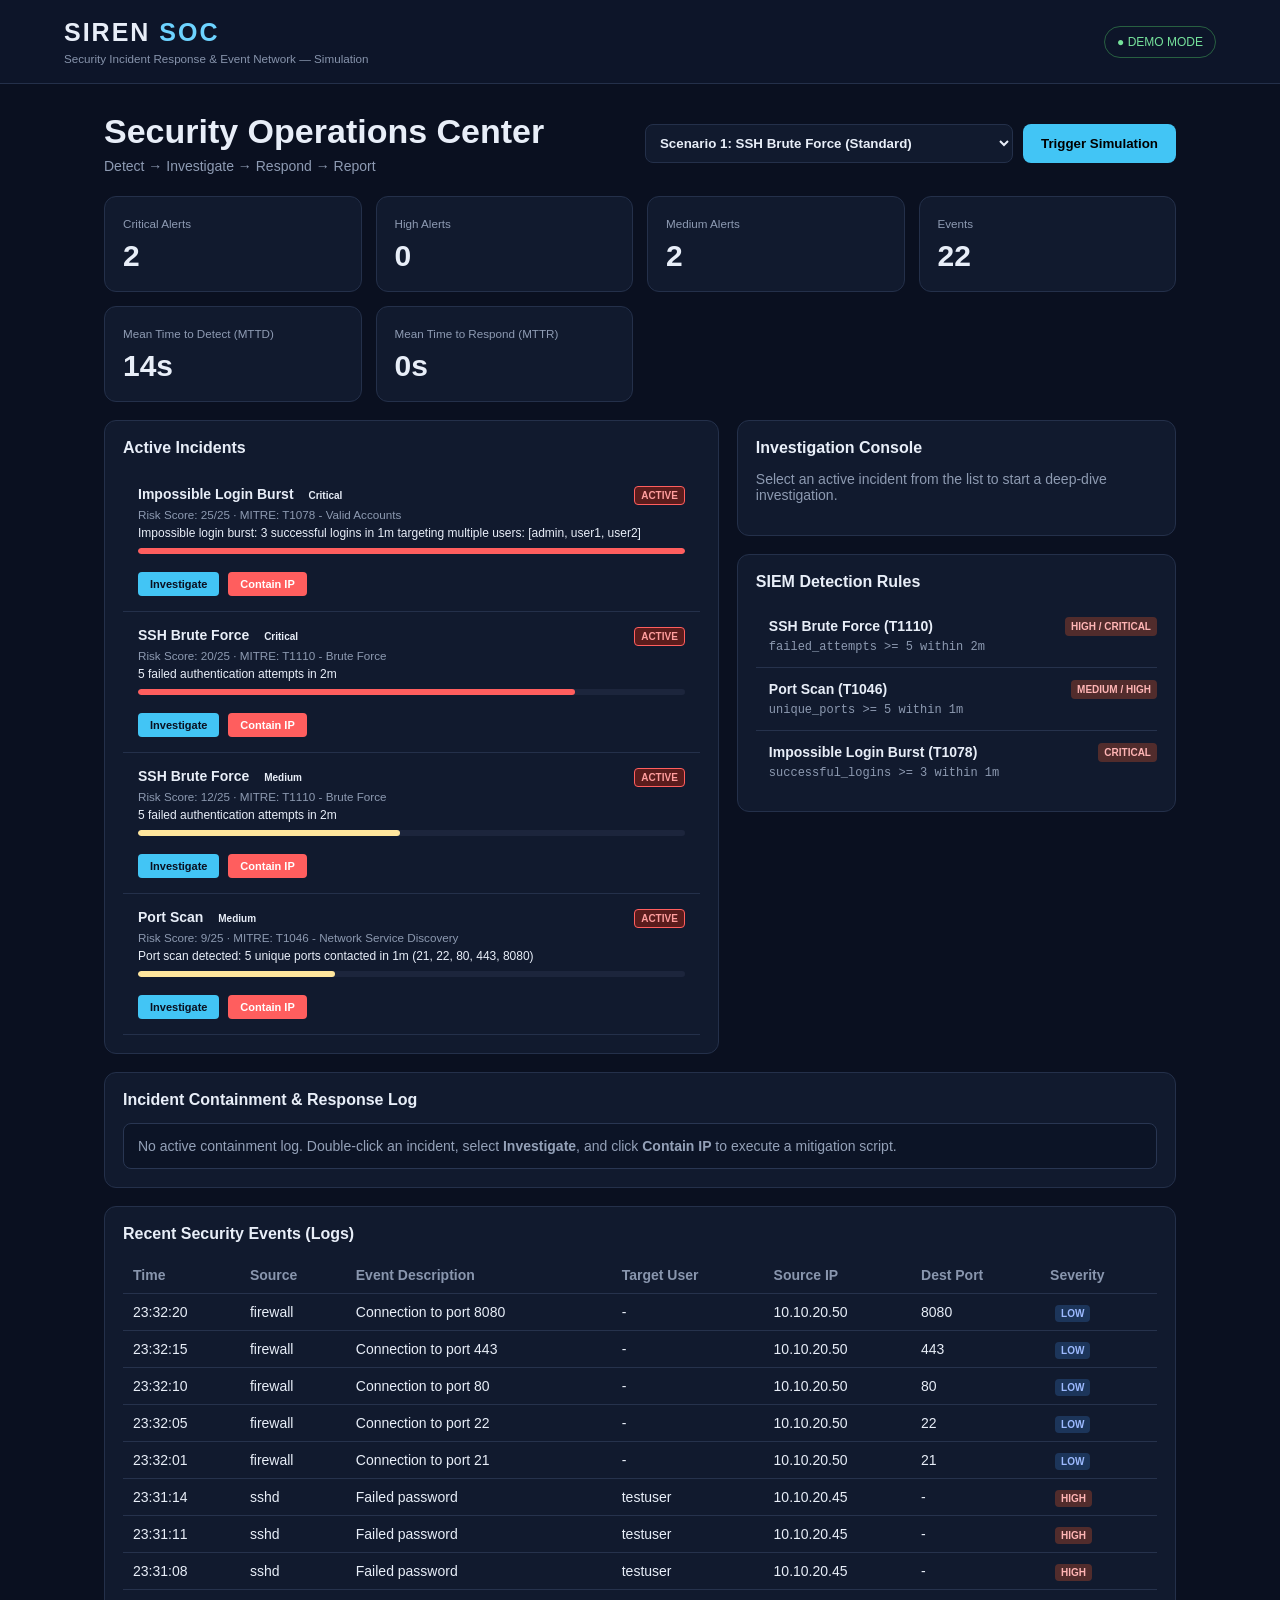
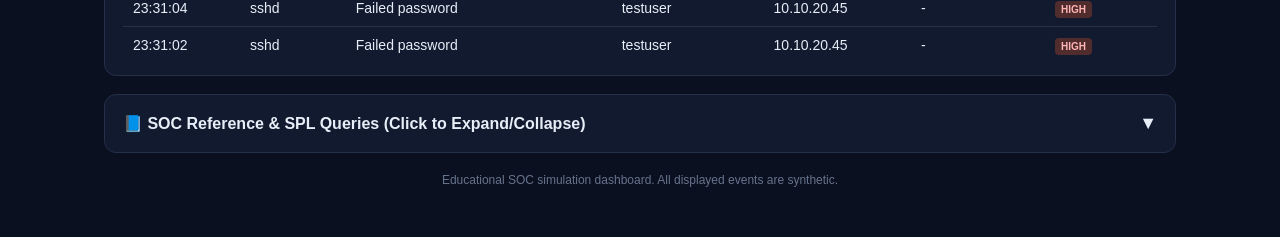
<file: index.html>
<!doctype html><html><head><meta charset="utf-8"><meta name="viewport" content="width=device-width,initial-scale=1"><title>SIREN SOC Demo</title><link rel="stylesheet" href="css/style.css">
<style>
  /* Custom dashboard styling to enhance the original theme */
  .hero-controls {
    display: flex;
    gap: 10px;
    align-items: center;
  }
  .hero-controls select {
    background: #111a2e;
    color: #e8eef8;
    border: 1px solid #24304a;
    padding: 10px;
    border-radius: 8px;
    font-weight: bold;
    outline: none;
    cursor: pointer;
  }
  .hero-controls select:hover {
    border-color: #42c5f5;
  }
  .btn-action {
    padding: 6px 12px;
    font-size: 11px;
    font-weight: bold;
    border-radius: 4px;
    margin-right: 5px;
    margin-top: 8px;
    cursor: pointer;
    border: 0;
  }
  .btn-investigate {
    background: #42c5f5;
    color: #0a1020;
  }
  .btn-contain {
    background: #ff5e5e;
    color: white;
  }
  .btn-contain:disabled {
    background: #24304a;
    color: #8d9ab1;
    cursor: not-allowed;
  }
  .badge-severity {
    font-size: 10px;
    font-weight: bold;
    padding: 3px 6px;
    border-radius: 4px;
    margin-left: 5px;
  }
  .badge-CRITICAL { background: #5a1c1c; color: #ff9d9d; }
  .badge-HIGH { background: #512c2c; color: #ffb5b5; }
  .badge-MEDIUM { background: #4a3b1a; color: #ffe69d; }
  .badge-LOW { background: #1c355a; color: #9dbaff; }
  .badge-status {
    font-size: 10px;
    font-weight: bold;
    padding: 3px 6px;
    border-radius: 4px;
    float: right;
  }
  .status-active { background: #5a1c1c; color: #ff9d9d; border: 1px solid #ff5e5e; }
  .status-contained { background: #1a4a2a; color: #9dffe6; border: 1px solid #75e19b; }
  
  .risk-meter {
    height: 6px;
    background: #1c253c;
    border-radius: 3px;
    margin-top: 8px;
    overflow: hidden;
  }
  .risk-fill {
    height: 100%;
    border-radius: 3px;
    transition: width 0.3s ease;
  }
  
  .investigation-timeline {
    border-left: 2px solid #24304a;
    margin-left: 10px;
    padding-left: 15px;
    margin-top: 15px;
    max-height: 250px;
    overflow-y: auto;
  }
  .timeline-item {
    position: relative;
    margin-bottom: 12px;
    font-size: 12px;
  }
  .timeline-item::before {
    content: '';
    position: absolute;
    left: -21px;
    top: 4px;
    width: 10px;
    height: 10px;
    border-radius: 50%;
    background: #42c5f5;
  }
  .timeline-item.failed::before {
    background: #ff5e5e;
  }
  .timeline-item.success::before {
    background: #75e19b;
  }
  .timeline-time {
    color: #8d9ab1;
    font-weight: bold;
    margin-right: 5px;
  }
  
  .terminal-box {
    background: #050811;
    border: 1px solid #24304a;
    font-family: 'Courier New', Courier, monospace;
    font-size: 12px;
    color: #4af626;
    padding: 15px;
    border-radius: 6px;
    margin-top: 10px;
    max-height: 280px;
    overflow-y: auto;
    white-space: pre-wrap;
  }
  .nist-steps {
    list-style: none;
    padding: 0;
    margin: 15px 0 0;
  }
  .nist-steps li {
    font-size: 12px;
    margin-bottom: 8px;
    color: #8d9ab1;
    display: flex;
    align-items: center;
    gap: 8px;
  }
  .nist-steps li.done {
    color: #75e19b;
    font-weight: bold;
  }
  .btn-download {
    background: #75e19b;
    color: #0a1020;
    font-weight: 800;
    padding: 8px 14px;
    border: 0;
    border-radius: 6px;
    cursor: pointer;
    margin-top: 15px;
    font-size: 12px;
    display: inline-block;
    text-decoration: none;
  }
  .btn-download:hover {
    background: #9dffe6;
  @keyframes slideIn {
    from { transform: translateX(120%); opacity: 0; }
    to { transform: translateX(0); opacity: 1; }
  }
  @keyframes pulseBorder {
    0% { border-color: #ff5e5e; box-shadow: 0 0 5px rgba(255, 94, 94, 0.4); }
    100% { border-color: #ff0000; box-shadow: 0 0 20px rgba(255, 0, 0, 0.8); }
  }
</style>
</head><body>
<div id="customAlert" style="display: none; position: fixed; top: 20px; right: 20px; z-index: 9999; width: 400px; padding: 18px; border-radius: 10px; box-shadow: 0 10px 30px rgba(0,0,0,0.85); font-family: Arial, sans-serif; transition: all 0.3s ease; animation: slideIn 0.4s cubic-bezier(0.175, 0.885, 0.32, 1.275);">
  <div style="display: flex; align-items: start; gap: 14px;">
    <span id="alertIcon" style="font-size: 32px; line-height: 1;">🚨</span>
    <div style="flex: 1;">
      <h4 id="alertTitle" style="margin: 0 0 6px; font-size: 14px; font-weight: bold; color: white; letter-spacing: 0.5px; text-transform: uppercase;">ALERT DETECTED</h4>
      <p id="alertBody" style="margin: 0; font-size: 12px; color: #b4c3df; line-height: 1.45; font-family: monospace; white-space: pre-wrap;"></p>
    </div>
    <button onclick="document.getElementById('customAlert').style.display='none'" style="background: none; border: 0; color: #8d9ab1; font-size: 24px; cursor: pointer; padding: 0 5px; line-height: 0.8; transition: color 0.2s;" onmouseover="this.style.color='white'" onmouseout="this.style.color='#8d9ab1'">&times;</button>
  </div>
</div>
<header><div><b>SIREN <span>SOC</span></b><small>Security Incident Response & Event Network — Simulation</small></div><label>● DEMO MODE</label></header>
<main>
<section class="hero">
  <div>
    <h1>Security Operations Center</h1>
    <p>Detect → Investigate → Respond → Report</p>
  </div>
  <div class="hero-controls">
    <select id="scenarioSelect">
      <option value="ssh_std">Scenario 1: SSH Brute Force (Standard)</option>
      <option value="ssh_esc">Scenario 2: SSH Brute Force (Escalation / Success)</option>
      <option value="ssh_off">Scenario 3: SSH Brute Force (Off-Hours & Root)</option>
      <option value="port_scan">Scenario 4: Port Scan (Firewall Activity)</option>
      <option value="impossible_burst">Scenario 5: Impossible Login Burst</option>
    </select>
    <button id="simulate">Trigger Simulation</button>
  </div>
</section>

<section class="cards">
  <div><small>Critical Alerts</small><strong id="critical">0</strong></div>
  <div><small>High Alerts</small><strong id="high">0</strong></div>
  <div><small>Medium Alerts</small><strong id="medium">0</strong></div>
  <div><small>Events</small><strong id="events">0</strong></div>
  <div><small>Mean Time to Detect (MTTD)</small><strong id="mttd">0s</strong></div>
  <div><small>Mean Time to Respond (MTTR)</small><strong id="mttr">0s</strong></div>
</section>

<section class="cols">
  <article>
    <h2>Active Incidents</h2>
    <div id="incidents">
      <p style="color:#8d9ab1;">No incidents detected. Loading events...</p>
    </div>
  </article>
  
  <div>
    <article id="investigationConsole">
      <h2>Investigation Console</h2>
      <div id="investigationContent">
        <p style="color:#8d9ab1;">Select an active incident from the list to start a deep-dive investigation.</p>
      </div>
    </article>

    <article>
      <h2>SIEM Detection Rules</h2>
      <div class="rule">
        <b>SSH Brute Force (T1110)</b>
        <code>failed_attempts >= 5 within 2m</code>
        <i>HIGH / CRITICAL</i>
      </div>
      <div class="rule">
        <b>Port Scan (T1046)</b>
        <code>unique_ports >= 5 within 1m</code>
        <i>MEDIUM / HIGH</i>
      </div>
      <div class="rule">
        <b>Impossible Login Burst (T1078)</b>
        <code>successful_logins >= 3 within 1m</code>
        <i>CRITICAL</i>
      </div>
    </article>
  </div>
</section>

<article>
  <h2>Incident Containment & Response Log</h2>
  <div id="response">
    No active containment log. Double-click an incident, select <b>Investigate</b>, and click <b>Contain IP</b> to execute a mitigation script.
  </div>
</article>

<article>
  <h2>Recent Security Events (Logs)</h2>
  <div class="table" style="max-height: 400px; overflow-y: auto;">
    <table>
      <thead>
        <tr>
          <th>Time</th>
          <th>Source</th>
          <th>Event Description</th>
          <th>Target User</th>
          <th>Source IP</th>
          <th>Dest Port</th>
          <th>Severity</th>
        </tr>
      </thead>
      <tbody id="eventsTable"></tbody>
    </table>
  </div>
</article>

<article style="background: #111a2e; border: 1px solid #24304a; border-radius: 12px; padding: 18px; margin-bottom: 18px;">
  <h2 style="cursor: pointer; display: flex; justify-content: space-between; align-items: center; margin: 0;" onclick="toggleDocs()">
    <span>📘 SOC Reference & SPL Queries (Click to Expand/Collapse)</span>
    <span id="docsToggleArrow" style="font-size: 18px;">▼</span>
  </h2>
  <div id="docsPanel" style="display: none; margin-top: 18px; border-top: 1px solid #24304a; padding-top: 18px;">
    <div style="display: flex; gap: 10px; margin-bottom: 15px;">
      <button id="tabBtn-ssh" class="btn-action" style="background: #42c5f5; color: #0a1020; margin: 0; padding: 10px 15px;" onclick="switchDocTab('ssh')">SSH Brute Force SPL</button>
      <button id="tabBtn-port" class="btn-action" style="background: #1c253c; color: #8d9ab1; margin: 0; padding: 10px 15px;" onclick="switchDocTab('port')">Port Scan SPL</button>
      <button id="tabBtn-bash" class="btn-action" style="background: #1c253c; color: #8d9ab1; margin: 0; padding: 10px 15px;" onclick="switchDocTab('bash')">Bash Containment Script</button>
    </div>
    
    <div id="docTab-ssh" class="doc-tab-content" style="display: block;">
      <p style="font-size: 13px; color: #8d9ab1; margin-bottom: 10px;">Splunk query used to aggregate logs, calculate risk based on target user sensitivity (Impact), and classify alerts (T1110):</p>
      <pre style="background: #050811; padding: 15px; border-radius: 6px; overflow-x: auto; font-family: monospace; font-size: 12px; color: #6dd3ff; border: 1px solid #24304a; margin: 0;">index=linux_logs sourcetype=linux_secure "Failed password"
| rex field=_raw "Failed password for (invalid user )?(?&lt;user&gt;\S+) from (?&lt;src_ip&gt;\S+)"
| bucket _time span=2m
| stats count as failed_attempts, min(_time) as first_attempt, max(_time) as last_attempt by src_ip, user, _time
| where failed_attempts &gt;= 5
| eval likelihood=case(
failed_attempts&lt;=2, 1, failed_attempts&lt;=4, 2,
failed_attempts&lt;=9, 3, failed_attempts&lt;=20, 4,
failed_attempts&gt;20, 5)
| eval impact=if(user="root" OR user="admin", 5, 3)
| eval risk_score=likelihood*impact
| eval severity=case(
risk_score&lt;=6, "Low", risk_score&lt;=12, "Medium",
risk_score&lt;=19, "High", risk_score&gt;=20, "Critical")
| eval mitre_technique="T1110 - Brute Force"
| table first_attempt, last_attempt, src_ip, user, failed_attempts, likelihood, impact, risk_score, severity, mitre_technique
| sort -risk_score</pre>
    </div>
    
    <div id="docTab-port" class="doc-tab-content" style="display: none;">
      <p style="font-size: 13px; color: #8d9ab1; margin-bottom: 10px;">Splunk query used to check for reconnaissance (Port Scanning T1046) by finding hosts contacting 5+ distinct destination ports within a 1-minute window:</p>
      <pre style="background: #050811; padding: 15px; border-radius: 6px; overflow-x: auto; font-family: monospace; font-size: 12px; color: #6dd3ff; border: 1px solid #24304a; margin: 0;">index=linux_logs sourcetype=linux_secure OR sourcetype=firewall_logs
| bucket _time span=1m
| stats dc(dest_port) as unique_ports, values(dest_port) as ports_hit by src_ip, _time
| where unique_ports &gt;= 5
| eval likelihood=case(
unique_ports&lt;=6, 3, unique_ports&lt;=10, 4, unique_ports&gt;10, 5)
| eval impact=3
| eval risk_score=likelihood*impact
| eval severity=case(
risk_score&lt;=6, "Low", risk_score&lt;=12, "Medium",
risk_score&lt;=19, "High", risk_score&gt;=20, "Critical")
| eval mitre_technique="T1046 - Network Service Discovery"
| table _time, src_ip, unique_ports, ports_hit, risk_score, severity, mitre_technique
| sort -risk_score</pre>
    </div>
    
    <div id="docTab-bash" class="doc-tab-content" style="display: none;">
      <p style="font-size: 13px; color: #8d9ab1; margin-bottom: 10px;">Bash Incident Response automation script (`incident_response.sh`) executed on target machines to contain IPs and save report audits:</p>
      <pre style="background: #050811; padding: 15px; border-radius: 6px; overflow-x: auto; font-family: monospace; font-size: 11px; color: #75e19b; border: 1px solid #24304a; margin: 0; max-height: 350px; overflow-y: auto;">#!/bin/bash
# incident_response.sh
# Usage: ./incident_response.sh &lt;attacker_ip&gt; &lt;failed_attempts&gt; &lt;target_user&gt; &lt;attack_hour(0-23)&gt;

ATTACKER_IP=$1
ATTEMPTS=$2
TARGET_USER=$3
ATTACK_HOUR=$4
TIMESTAMP=$(date '+%Y-%m-%d %H:%M:%S')
INCIDENT_ID="INC-\$(date +%s)"

if [ -z "\$ATTACKER_IP" ] || [ -z "\$ATTEMPTS" ] || [ -z "\$TARGET_USER" ]; then
  echo "Usage: \$0 &lt;attacker_ip&gt; &lt;failed_attempts&gt; &lt;target_user&gt; &lt;attack_hour(0-23)&gt;"
  exit 1
fi

# --- Likelihood scoring (attempt volume) ---
if [ "\$ATTEMPTS" -le 2 ]; then LIKELIHOOD=1
elif [ "\$ATTEMPTS" -le 4 ]; then LIKELIHOOD=2
elif [ "\$ATTEMPTS" -le 9 ]; then LIKELIHOOD=3
elif [ "\$ATTEMPTS" -le 20 ]; then LIKELIHOOD=4
else LIKELIHOOD=5
fi

# --- Time-of-day anomaly bump (Proactive Detection) ---
if [ -n "\$ATTACK_HOUR" ] && { [ "\$ATTACK_HOUR" -lt 8 ] || [ "\$ATTACK_HOUR" -ge 20 ]; }; then
  if [ "\$LIKELIHOOD" -lt 5 ]; then LIKELIHOOD=\$((LIKELIHOOD + 1)); fi
  TIME_FLAG="Unusual login time (off-hours) - likelihood increased"
else
  TIME_FLAG="Normal login time window"
fi

# --- Impact scoring (account sensitivity) ---
if [ "\$TARGET_USER" == "root" ] || [ "\$TARGET_USER" == "admin" ]; then
  IMPACT=5
else
  IMPACT=3
fi

RISK_SCORE=\$((LIKELIHOOD * IMPACT))

if [ "\$RISK_SCORE" -le 6 ]; then SEVERITY="Low"
elif [ "\$RISK_SCORE" -le 12 ]; then SEVERITY="Medium"
elif [ "\$RISK_SCORE" -le 19 ]; then SEVERITY="High"
else SEVERITY="Critical"
fi

echo "=== SOC ALERT ==="
echo "Incident ID: \$INCIDENT_ID"
echo "Source IP: \$ATTACKER_IP"
echo "Failed Attempts: \$ATTEMPTS"
echo "Time Flag: \$TIME_FLAG"
echo "Risk Score: \$RISK_SCORE (\$SEVERITY)"
echo "MITRE ATT&CK: T1110 - Brute Force"
echo "=================="

# --- Containment: analyst-confirmed, not autonomous ---
read -p "Confirm containment: block \$ATTACKER_IP? (y/n): " CONFIRM
if [ "\$CONFIRM" == "y" ]; then
  sudo iptables -A INPUT -s "\$ATTACKER_IP" -j DROP
  ACTION="IP \$ATTACKER_IP blocked via iptables (analyst-confirmed)"
  echo "\$ACTION"
else
  ACTION="No containment action taken (analyst declined)"
fi

# --- Report generation ---
REPORT_FILE="incident_report_\${INCIDENT_ID}.txt"
cat &lt;&lt;EOF &gt; "\$REPORT_FILE"
INCIDENT REPORT
================
Incident ID: \$INCIDENT_ID
Detection Time: \$TIMESTAMP
Attack Type: SSH Brute Force
MITRE ATT&CK Technique: T1110 - Brute Force
Source IP: \$ATTACKER_IP
Target Account: \$TARGET_USER
Failed Attempts: \$ATTEMPTS
Time Analysis: \$TIME_FLAG
Risk Score: \$RISK_SCORE
Severity: \$SEVERITY
Response Action: \$ACTION
Response Type: Semi-automated (Splunk detects, analyst confirms containment)
Framework Followed: NIST IR Lifecycle
Final Status: \$( [ "\$CONFIRM" == "y" ] && echo "Contained" || echo "Under Review" )

--- Known Limitations (for transparency) ---
- Detection window is fixed at 2 minutes; attacks spanning window
  boundaries may undercount.
- Containment requires analyst confirmation (not fully autonomous).
EOF

echo "Incident report saved: \$REPORT_FILE"
</pre>
    </div>
  </div>
</article>

<footer>Educational SOC simulation dashboard. All displayed events are synthetic.</footer>
</main>
<script src="js/app.js"></script>
</body></html>
</file>
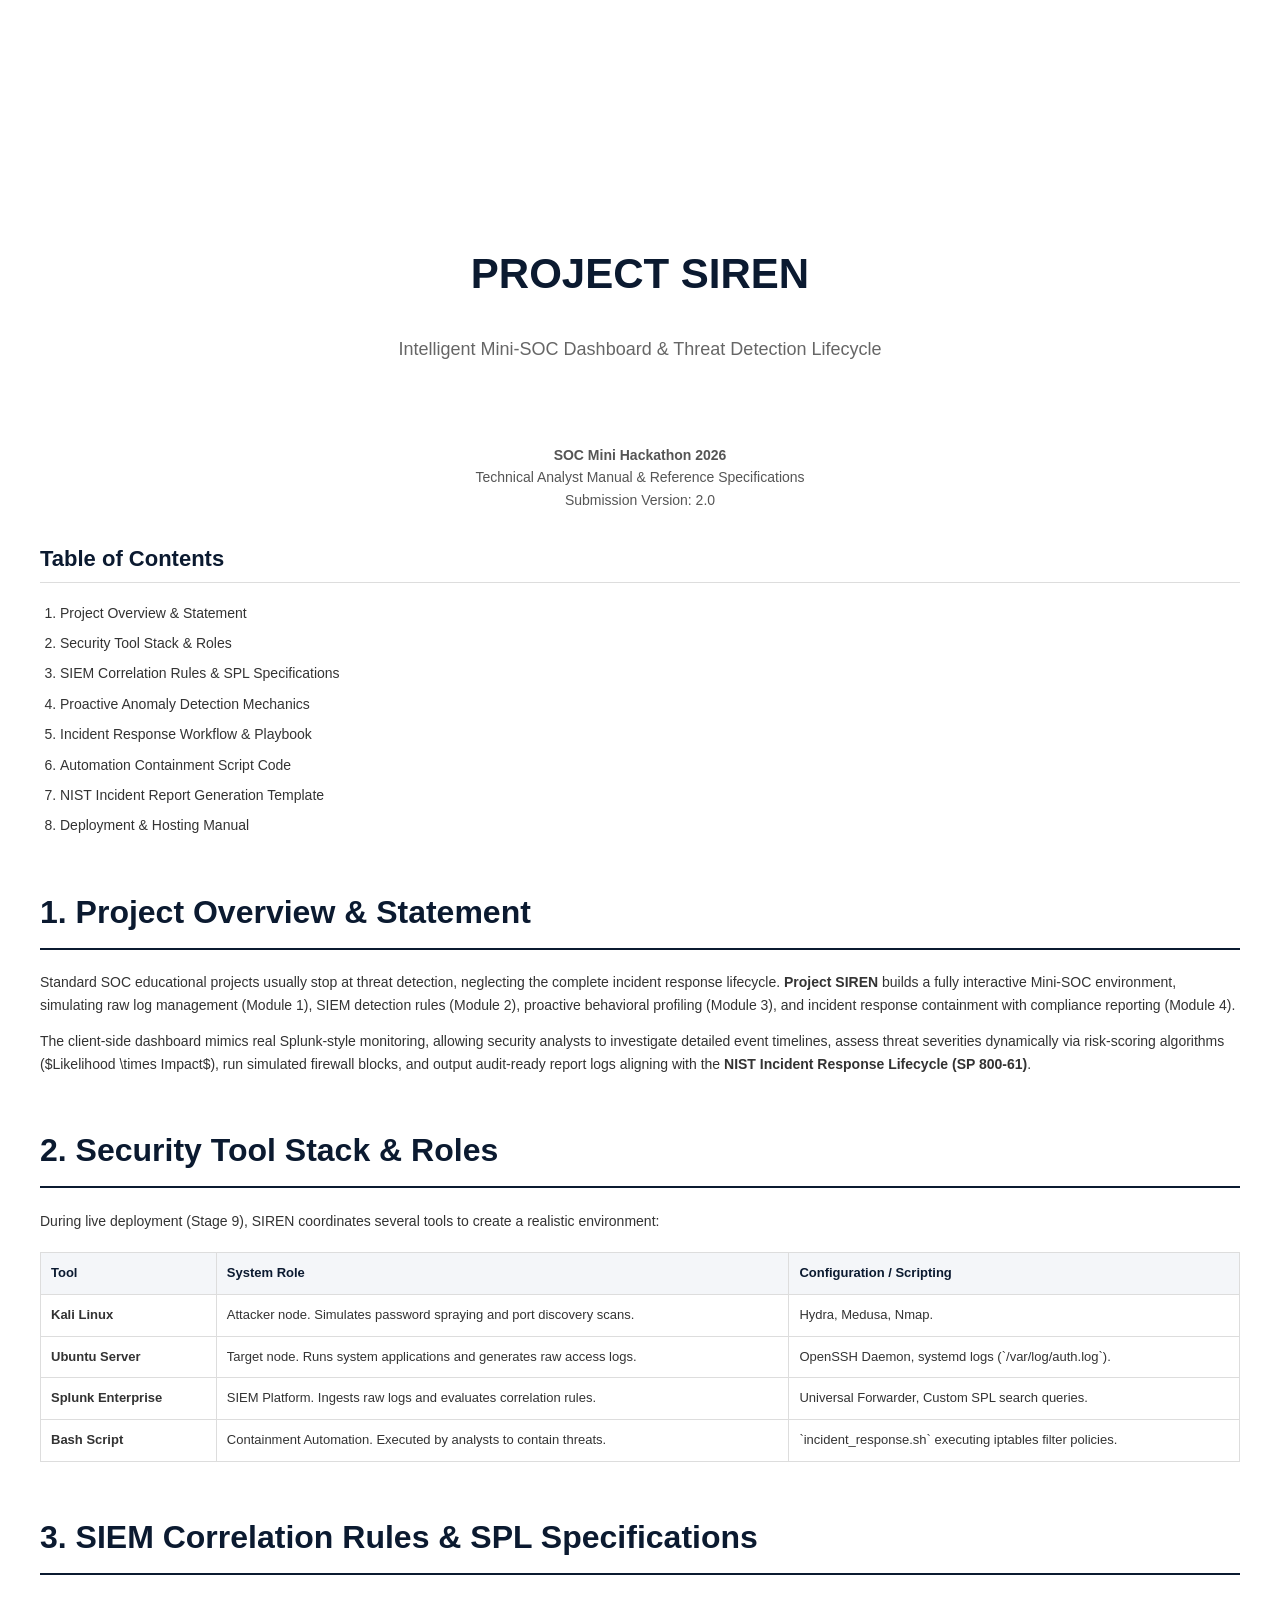
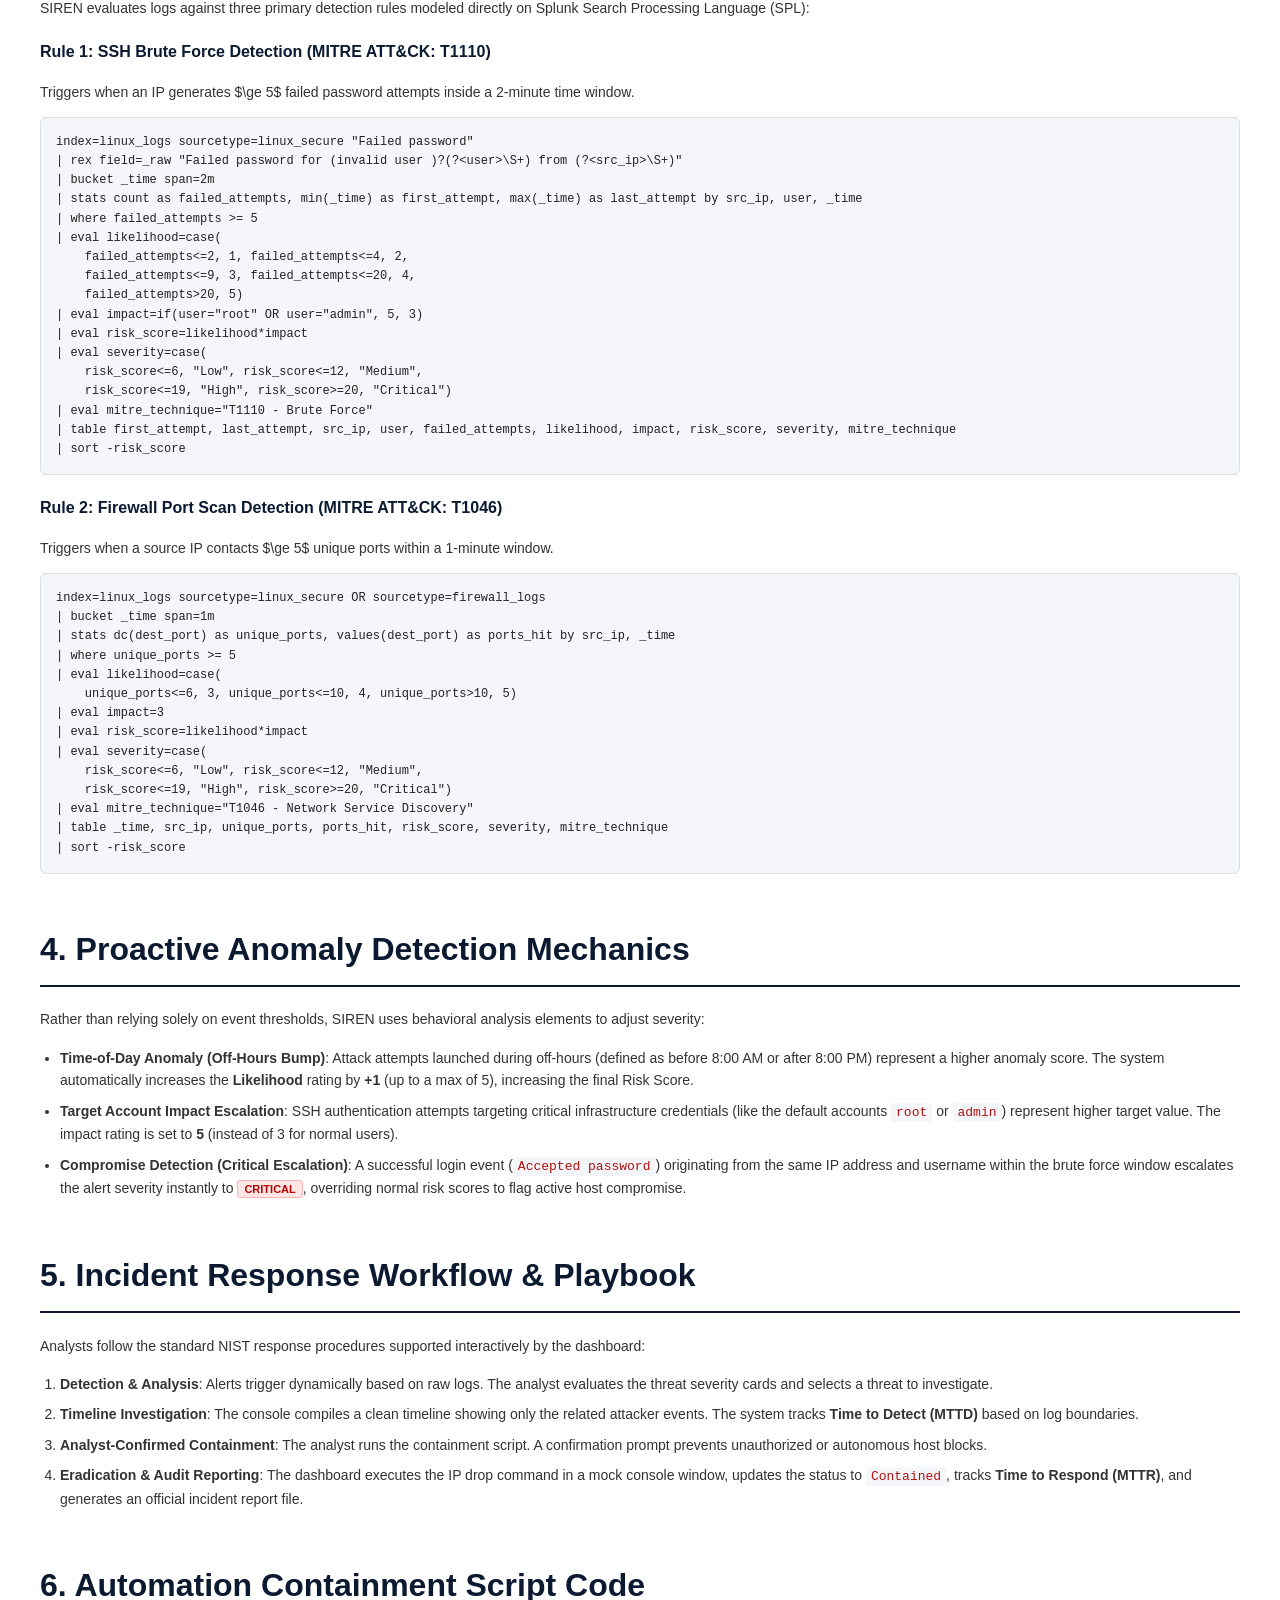
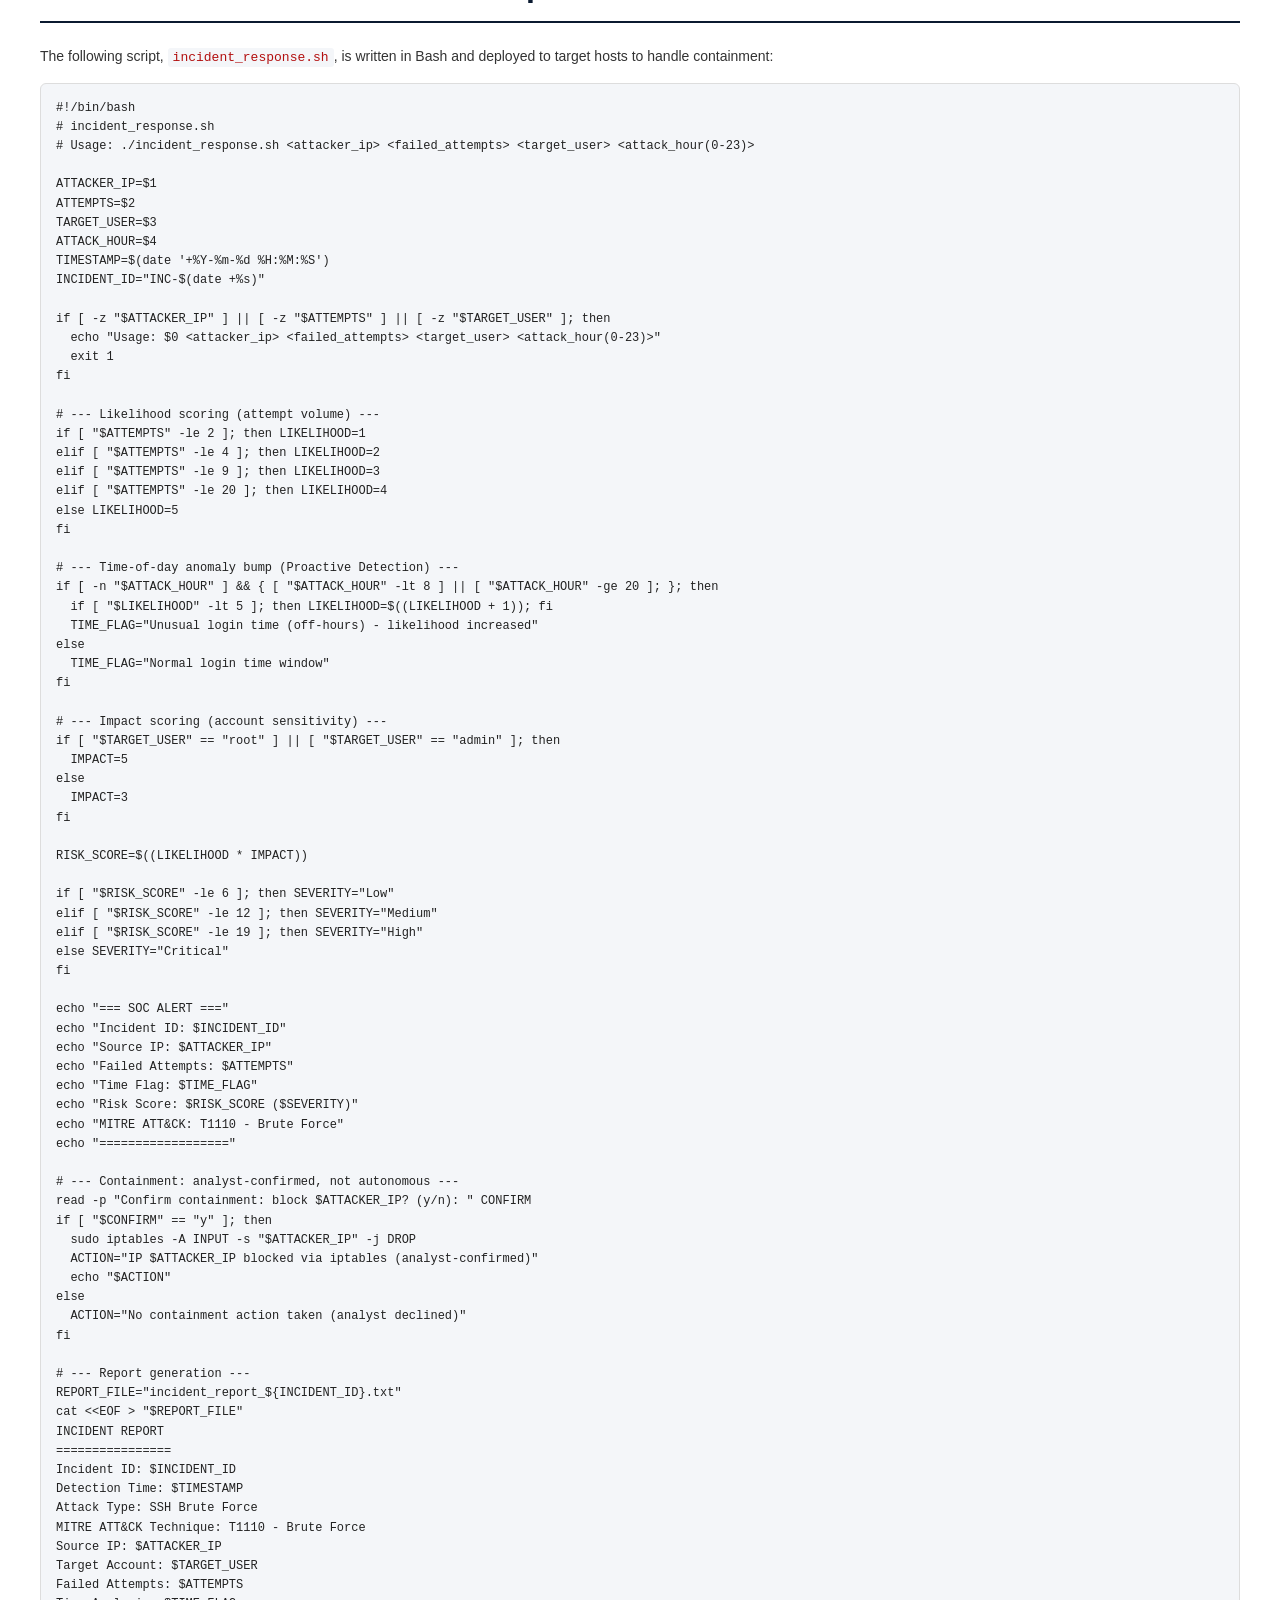
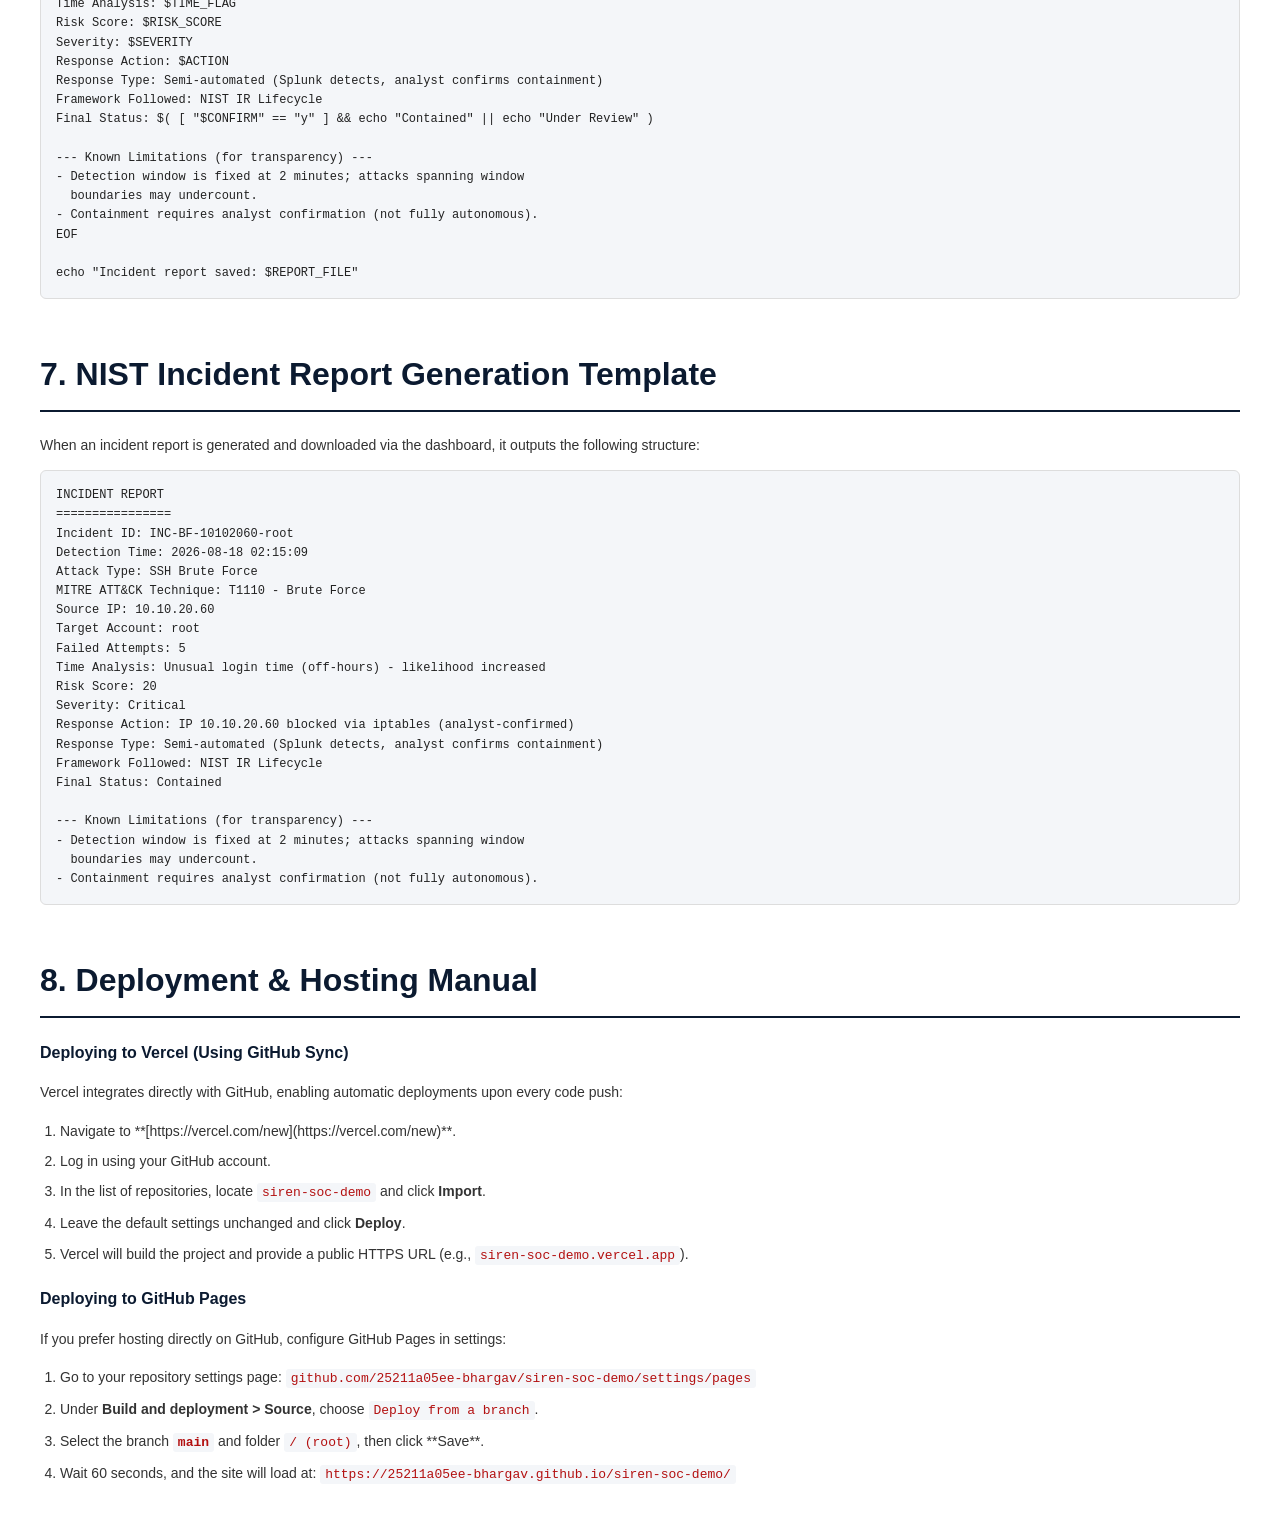
<file: docs/user_manual.html>
<!DOCTYPE html>
<html lang="en">
<head>
  <meta charset="UTF-8">
  <title>SIREN SOC Dashboard — Technical Analyst Manual</title>
  <style>
    body {
      font-family: 'Segoe UI', Tahoma, Geneva, Verdana, sans-serif;
      color: #333;
      line-height: 1.6;
      margin: 40px;
      background: #fff;
    }
    h1, h2, h3, h4 {
      color: #0b1a30;
      font-weight: 700;
    }
    h1 {
      font-size: 32px;
      border-bottom: 2px solid #0b1a30;
      padding-bottom: 10px;
      margin-top: 50px;
    }
    h2 {
      font-size: 22px;
      border-bottom: 1px solid #ddd;
      padding-bottom: 6px;
      margin-top: 30px;
    }
    h3 {
      font-size: 16px;
      margin-top: 20px;
    }
    p, li {
      font-size: 14px;
    }
    ul, ol {
      padding-left: 20px;
    }
    li {
      margin-bottom: 8px;
    }
    code {
      font-family: Consolas, 'Courier New', monospace;
      background: #f4f6f9;
      padding: 2px 5px;
      border-radius: 3px;
      font-size: 13px;
      color: #b31010;
    }
    pre {
      font-family: Consolas, 'Courier New', monospace;
      background: #f4f6f9;
      border: 1px solid #ddd;
      padding: 15px;
      border-radius: 6px;
      font-size: 12px;
      overflow-x: auto;
      white-space: pre-wrap;
      color: #222;
    }
    table {
      width: 100%;
      border-collapse: collapse;
      margin: 20px 0;
    }
    th, td {
      border: 1px solid #ddd;
      padding: 10px;
      text-align: left;
      font-size: 13px;
    }
    th {
      background: #f4f6f9;
      color: #0b1a30;
      font-weight: bold;
    }
    .cover {
      text-align: center;
      padding-top: 150px;
      page-break-after: always;
    }
    .cover h1 {
      font-size: 42px;
      border: 0;
      margin-bottom: 10px;
    }
    .cover p {
      font-size: 18px;
      color: #666;
      margin-bottom: 40px;
    }
    .badge {
      font-weight: bold;
      padding: 2px 6px;
      border-radius: 3px;
      font-size: 11px;
    }
    .badge-crit { background: #ffe6e6; color: #b30000; border: 1px solid #ffb3b3; }
    .badge-high { background: #fff2e6; color: #b35900; border: 1px solid #ffcc99; }
    .badge-med { background: #fffae6; color: #b38600; border: 1px solid #ffe699; }
    @media print {
      body {
        margin: 20px;
        font-size: 12px;
      }
      pre {
        page-break-inside: avoid;
      }
      h1, h2, h3 {
        page-break-after: avoid;
      }
      .page-break {
        page-break-before: always;
      }
    }
  </style>
</head>
<body>

  <!-- Cover Page -->
  <div class="cover">
    <h1>PROJECT SIREN</h1>
    <p>Intelligent Mini-SOC Dashboard & Threat Detection Lifecycle</p>
    <div style="margin-top: 80px; font-size: 14px; color: #555;">
      <strong>SOC Mini Hackathon 2026</strong><br>
      Technical Analyst Manual & Reference Specifications<br>
      Submission Version: 2.0
    </div>
  </div>

  <!-- Table of Contents -->
  <h2>Table of Contents</h2>
  <ol>
    <li>Project Overview & Statement</li>
    <li>Security Tool Stack & Roles</li>
    <li>SIEM Correlation Rules & SPL Specifications</li>
    <li>Proactive Anomaly Detection Mechanics</li>
    <li>Incident Response Workflow & Playbook</li>
    <li>Automation Containment Script Code</li>
    <li>NIST Incident Report Generation Template</li>
    <li>Deployment & Hosting Manual</li>
  </ol>

  <!-- Section 1 -->
  <h1 class="page-break">1. Project Overview & Statement</h1>
  <p>
    Standard SOC educational projects usually stop at threat detection, neglecting the complete incident response lifecycle. 
    <strong>Project SIREN</strong> builds a fully interactive Mini-SOC environment, simulating raw log management (Module 1), 
    SIEM detection rules (Module 2), proactive behavioral profiling (Module 3), and incident response containment with compliance reporting (Module 4).
  </p>
  <p>
    The client-side dashboard mimics real Splunk-style monitoring, allowing security analysts to investigate detailed event timelines, 
    assess threat severities dynamically via risk-scoring algorithms ($Likelihood \times Impact$), run simulated firewall blocks, 
    and output audit-ready report logs aligning with the <strong>NIST Incident Response Lifecycle (SP 800-61)</strong>.
  </p>

  <!-- Section 2 -->
  <h1>2. Security Tool Stack & Roles</h1>
  <p>During live deployment (Stage 9), SIREN coordinates several tools to create a realistic environment:</p>
  <table>
    <thead>
      <tr>
        <th>Tool</th>
        <th>System Role</th>
        <th>Configuration / Scripting</th>
      </tr>
    </thead>
    <tbody>
      <tr>
        <td><strong>Kali Linux</strong></td>
        <td>Attacker node. Simulates password spraying and port discovery scans.</td>
        <td>Hydra, Medusa, Nmap.</td>
      </tr>
      <tr>
        <td><strong>Ubuntu Server</strong></td>
        <td>Target node. Runs system applications and generates raw access logs.</td>
        <td>OpenSSH Daemon, systemd logs (`/var/log/auth.log`).</td>
      </tr>
      <tr>
        <td><strong>Splunk Enterprise</strong></td>
        <td>SIEM Platform. Ingests raw logs and evaluates correlation rules.</td>
        <td>Universal Forwarder, Custom SPL search queries.</td>
      </tr>
      <tr>
        <td><strong>Bash Script</strong></td>
        <td>Containment Automation. Executed by analysts to contain threats.</td>
        <td>`incident_response.sh` executing iptables filter policies.</td>
      </tr>
    </tbody>
  </table>

  <!-- Section 3 -->
  <h1 class="page-break">3. SIEM Correlation Rules & SPL Specifications</h1>
  <p>SIREN evaluates logs against three primary detection rules modeled directly on Splunk Search Processing Language (SPL):</p>
  
  <h3>Rule 1: SSH Brute Force Detection (MITRE ATT&CK: T1110)</h3>
  <p>Triggers when an IP generates $\ge 5$ failed password attempts inside a 2-minute time window.</p>
  <pre>index=linux_logs sourcetype=linux_secure "Failed password"
| rex field=_raw "Failed password for (invalid user )?(?&lt;user&gt;\S+) from (?&lt;src_ip&gt;\S+)"
| bucket _time span=2m
| stats count as failed_attempts, min(_time) as first_attempt, max(_time) as last_attempt by src_ip, user, _time
| where failed_attempts >= 5
| eval likelihood=case(
    failed_attempts<=2, 1, failed_attempts<=4, 2,
    failed_attempts<=9, 3, failed_attempts<=20, 4,
    failed_attempts>20, 5)
| eval impact=if(user="root" OR user="admin", 5, 3)
| eval risk_score=likelihood*impact
| eval severity=case(
    risk_score<=6, "Low", risk_score<=12, "Medium",
    risk_score<=19, "High", risk_score>=20, "Critical")
| eval mitre_technique="T1110 - Brute Force"
| table first_attempt, last_attempt, src_ip, user, failed_attempts, likelihood, impact, risk_score, severity, mitre_technique
| sort -risk_score</pre>

  <h3>Rule 2: Firewall Port Scan Detection (MITRE ATT&CK: T1046)</h3>
  <p>Triggers when a source IP contacts $\ge 5$ unique ports within a 1-minute window.</p>
  <pre>index=linux_logs sourcetype=linux_secure OR sourcetype=firewall_logs
| bucket _time span=1m
| stats dc(dest_port) as unique_ports, values(dest_port) as ports_hit by src_ip, _time
| where unique_ports >= 5
| eval likelihood=case(
    unique_ports<=6, 3, unique_ports<=10, 4, unique_ports>10, 5)
| eval impact=3
| eval risk_score=likelihood*impact
| eval severity=case(
    risk_score<=6, "Low", risk_score<=12, "Medium",
    risk_score<=19, "High", risk_score>=20, "Critical")
| eval mitre_technique="T1046 - Network Service Discovery"
| table _time, src_ip, unique_ports, ports_hit, risk_score, severity, mitre_technique
| sort -risk_score</pre>

  <!-- Section 4 -->
  <h1 class="page-break">4. Proactive Anomaly Detection Mechanics</h1>
  <p>Rather than relying solely on event thresholds, SIREN uses behavioral analysis elements to adjust severity:</p>
  <ul>
    <li>
      <strong>Time-of-Day Anomaly (Off-Hours Bump)</strong>: Attack attempts launched during off-hours 
      (defined as before 8:00 AM or after 8:00 PM) represent a higher anomaly score. The system automatically increases the 
      <strong>Likelihood</strong> rating by <strong>+1</strong> (up to a max of 5), increasing the final Risk Score.
    </li>
    <li>
      <strong>Target Account Impact Escalation</strong>: SSH authentication attempts targeting critical infrastructure credentials 
      (like the default accounts <code>root</code> or <code>admin</code>) represent higher target value. The impact rating is set to 
      <strong>5</strong> (instead of 3 for normal users).
    </li>
    <li>
      <strong>Compromise Detection (Critical Escalation)</strong>: A successful login event (<code>Accepted password</code>) originating 
      from the same IP address and username within the brute force window escalates the alert severity instantly to <span class="badge badge-crit">CRITICAL</span>, 
      overriding normal risk scores to flag active host compromise.
    </li>
  </ul>

  <!-- Section 5 -->
  <h1>5. Incident Response Workflow & Playbook</h1>
  <p>Analysts follow the standard NIST response procedures supported interactively by the dashboard:</p>
  <ol>
    <li>
      <strong>Detection & Analysis</strong>: Alerts trigger dynamically based on raw logs. The analyst evaluates the 
      threat severity cards and selects a threat to investigate.
    </li>
    <li>
      <strong>Timeline Investigation</strong>: The console compiles a clean timeline showing only the related attacker events. 
      The system tracks <strong>Time to Detect (MTTD)</strong> based on log boundaries.
    </li>
    <li>
      <strong>Analyst-Confirmed Containment</strong>: The analyst runs the containment script. A confirmation prompt prevents 
      unauthorized or autonomous host blocks.
    </li>
    <li>
      <strong>Eradication & Audit Reporting</strong>: The dashboard executes the IP drop command in a mock console window, 
      updates the status to <code>Contained</code>, tracks <strong>Time to Respond (MTTR)</strong>, and generates an official incident report file.
    </li>
  </ol>

  <!-- Section 6 -->
  <h1 class="page-break">6. Automation Containment Script Code</h1>
  <p>The following script, <code>incident_response.sh</code>, is written in Bash and deployed to target hosts to handle containment:</p>
  <pre>#!/bin/bash
# incident_response.sh
# Usage: ./incident_response.sh &lt;attacker_ip&gt; &lt;failed_attempts&gt; &lt;target_user&gt; &lt;attack_hour(0-23)&gt;

ATTACKER_IP=$1
ATTEMPTS=$2
TARGET_USER=$3
ATTACK_HOUR=$4
TIMESTAMP=$(date '+%Y-%m-%d %H:%M:%S')
INCIDENT_ID="INC-$(date +%s)"

if [ -z "$ATTACKER_IP" ] || [ -z "$ATTEMPTS" ] || [ -z "$TARGET_USER" ]; then
  echo "Usage: $0 &lt;attacker_ip&gt; &lt;failed_attempts&gt; &lt;target_user&gt; &lt;attack_hour(0-23)&gt;"
  exit 1
fi

# --- Likelihood scoring (attempt volume) ---
if [ "$ATTEMPTS" -le 2 ]; then LIKELIHOOD=1
elif [ "$ATTEMPTS" -le 4 ]; then LIKELIHOOD=2
elif [ "$ATTEMPTS" -le 9 ]; then LIKELIHOOD=3
elif [ "$ATTEMPTS" -le 20 ]; then LIKELIHOOD=4
else LIKELIHOOD=5
fi

# --- Time-of-day anomaly bump (Proactive Detection) ---
if [ -n "$ATTACK_HOUR" ] && { [ "$ATTACK_HOUR" -lt 8 ] || [ "$ATTACK_HOUR" -ge 20 ]; }; then
  if [ "$LIKELIHOOD" -lt 5 ]; then LIKELIHOOD=$((LIKELIHOOD + 1)); fi
  TIME_FLAG="Unusual login time (off-hours) - likelihood increased"
else
  TIME_FLAG="Normal login time window"
fi

# --- Impact scoring (account sensitivity) ---
if [ "$TARGET_USER" == "root" ] || [ "$TARGET_USER" == "admin" ]; then
  IMPACT=5
else
  IMPACT=3
fi

RISK_SCORE=$((LIKELIHOOD * IMPACT))

if [ "$RISK_SCORE" -le 6 ]; then SEVERITY="Low"
elif [ "$RISK_SCORE" -le 12 ]; then SEVERITY="Medium"
elif [ "$RISK_SCORE" -le 19 ]; then SEVERITY="High"
else SEVERITY="Critical"
fi

echo "=== SOC ALERT ==="
echo "Incident ID: $INCIDENT_ID"
echo "Source IP: $ATTACKER_IP"
echo "Failed Attempts: $ATTEMPTS"
echo "Time Flag: $TIME_FLAG"
echo "Risk Score: $RISK_SCORE ($SEVERITY)"
echo "MITRE ATT&CK: T1110 - Brute Force"
echo "=================="

# --- Containment: analyst-confirmed, not autonomous ---
read -p "Confirm containment: block $ATTACKER_IP? (y/n): " CONFIRM
if [ "$CONFIRM" == "y" ]; then
  sudo iptables -A INPUT -s "$ATTACKER_IP" -j DROP
  ACTION="IP $ATTACKER_IP blocked via iptables (analyst-confirmed)"
  echo "$ACTION"
else
  ACTION="No containment action taken (analyst declined)"
fi

# --- Report generation ---
REPORT_FILE="incident_report_${INCIDENT_ID}.txt"
cat &lt;&lt;EOF &gt; "$REPORT_FILE"
INCIDENT REPORT
================
Incident ID: $INCIDENT_ID
Detection Time: $TIMESTAMP
Attack Type: SSH Brute Force
MITRE ATT&CK Technique: T1110 - Brute Force
Source IP: $ATTACKER_IP
Target Account: $TARGET_USER
Failed Attempts: $ATTEMPTS
Time Analysis: $TIME_FLAG
Risk Score: $RISK_SCORE
Severity: $SEVERITY
Response Action: $ACTION
Response Type: Semi-automated (Splunk detects, analyst confirms containment)
Framework Followed: NIST IR Lifecycle
Final Status: $( [ "$CONFIRM" == "y" ] && echo "Contained" || echo "Under Review" )

--- Known Limitations (for transparency) ---
- Detection window is fixed at 2 minutes; attacks spanning window
  boundaries may undercount.
- Containment requires analyst confirmation (not fully autonomous).
EOF

echo "Incident report saved: $REPORT_FILE"</pre>

  <!-- Section 7 -->
  <h1 class="page-break">7. NIST Incident Report Generation Template</h1>
  <p>When an incident report is generated and downloaded via the dashboard, it outputs the following structure:</p>
  <pre>INCIDENT REPORT
================
Incident ID: INC-BF-10102060-root
Detection Time: 2026-08-18 02:15:09
Attack Type: SSH Brute Force
MITRE ATT&CK Technique: T1110 - Brute Force
Source IP: 10.10.20.60
Target Account: root
Failed Attempts: 5
Time Analysis: Unusual login time (off-hours) - likelihood increased
Risk Score: 20
Severity: Critical
Response Action: IP 10.10.20.60 blocked via iptables (analyst-confirmed)
Response Type: Semi-automated (Splunk detects, analyst confirms containment)
Framework Followed: NIST IR Lifecycle
Final Status: Contained

--- Known Limitations (for transparency) ---
- Detection window is fixed at 2 minutes; attacks spanning window
  boundaries may undercount.
- Containment requires analyst confirmation (not fully autonomous).</pre>

  <!-- Section 8 -->
  <h1>8. Deployment & Hosting Manual</h1>
  
  <h3>Deploying to Vercel (Using GitHub Sync)</h3>
  <p>Vercel integrates directly with GitHub, enabling automatic deployments upon every code push:</p>
  <ol>
    <li>Navigate to **[https://vercel.com/new](https://vercel.com/new)**.</li>
    <li>Log in using your GitHub account.</li>
    <li>In the list of repositories, locate <code>siren-soc-demo</code> and click <strong>Import</strong>.</li>
    <li>Leave the default settings unchanged and click <strong>Deploy</strong>.</li>
    <li>Vercel will build the project and provide a public HTTPS URL (e.g., <code>siren-soc-demo.vercel.app</code>).</li>
  </ol>

  <h3>Deploying to GitHub Pages</h3>
  <p>If you prefer hosting directly on GitHub, configure GitHub Pages in settings:</p>
  <ol>
    <li>Go to your repository settings page: <code>github.com/25211a05ee-bhargav/siren-soc-demo/settings/pages</code></li>
    <li>Under <strong>Build and deployment > Source</strong>, choose <code>Deploy from a branch</code>.</li>
    <li>Select the branch <strong><code>main</code></strong> and folder <code>/ (root)</code>, then click **Save**.</li>
    <li>Wait 60 seconds, and the site will load at: <code>https://25211a05ee-bhargav.github.io/siren-soc-demo/</code></li>
  </ol>

</body>
</html>
</file>
<file: css/style.css>
*{box-sizing:border-box}body{margin:0;background:#0a1020;color:#e8eef8;font:14px Arial,sans-serif}header{padding:18px 5%;display:flex;justify-content:space-between;align-items:center;border-bottom:1px solid #24304a;background:#0d1529}header b{font-size:25px;letter-spacing:2px}header b span{color:#6dd3ff}header small{display:block;color:#8794ac;margin-top:5px}header label{color:#75e19b;border:1px solid #286041;border-radius:20px;padding:8px 12px;font-size:12px}main{max-width:1200px;margin:auto;padding:28px 5% 50px}.hero{display:flex;justify-content:space-between;align-items:center;margin-bottom:22px}.hero h1{font-size:34px;margin:0 0 7px}.hero p{color:#8e9bb3;margin:0}button{background:#42c5f5;border:0;border-radius:8px;padding:12px 18px;font-weight:800;cursor:pointer}.cards{display:grid;grid-template-columns:repeat(4,1fr);gap:14px;margin-bottom:18px}.cards div,article{background:#111a2e;border:1px solid #24304a;border-radius:12px;padding:18px}.cards small{color:#8e9bb3}.cards strong{display:block;font-size:30px;margin-top:8px}.cols{display:grid;grid-template-columns:1.4fr 1fr;gap:18px}article{margin-bottom:18px}h2{font-size:16px;margin:0 0 14px}.incident,.rule{padding:13px;border-bottom:1px solid #26324c}.incident:last-child,.rule:last-child{border-bottom:0}.incident small{display:block;color:#8d9ab1;margin-top:6px}.rule{position:relative;padding-right:75px}.rule b,.rule code{display:block}.rule code{color:#8d9ab1;margin-top:6px;font-size:12px}.rule i{position:absolute;right:0;top:12px;font-size:10px;font-style:normal;font-weight:bold;padding:4px 6px;border-radius:4px;background:#512c2c;color:#ffb5b5}.table{overflow:auto}table{width:100%;border-collapse:collapse}th,td{padding:10px;text-align:left;border-bottom:1px solid #26324c;white-space:nowrap}th{color:#8996ae}#response{background:#0c1426;border:1px solid #293652;padding:14px;border-radius:8px;color:#94a1b8}footer{text-align:center;color:#66738d;font-size:12px;margin-top:20px}@media(max-width:800px){.cards{grid-template-columns:repeat(2,1fr)}.cols{grid-template-columns:1fr}.hero{flex-direction:column;align-items:flex-start;gap:15px}}
</file>
